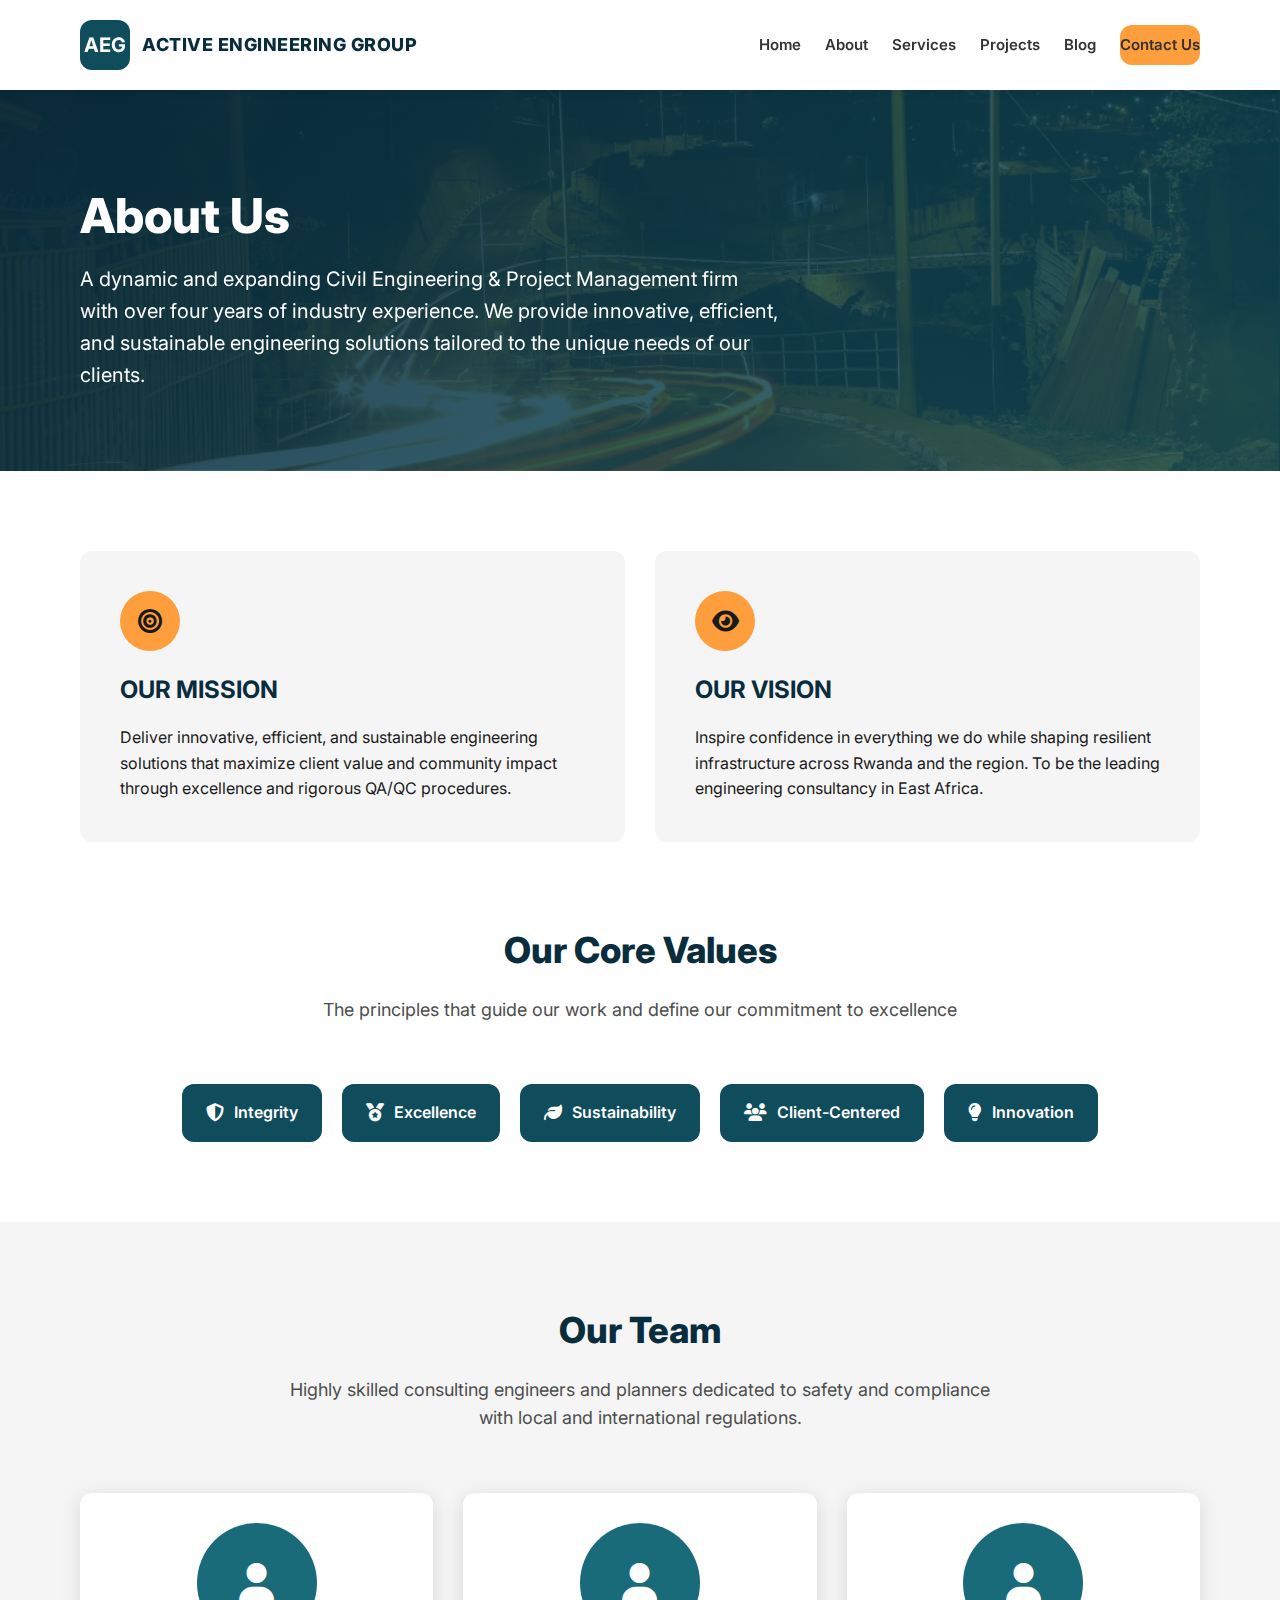
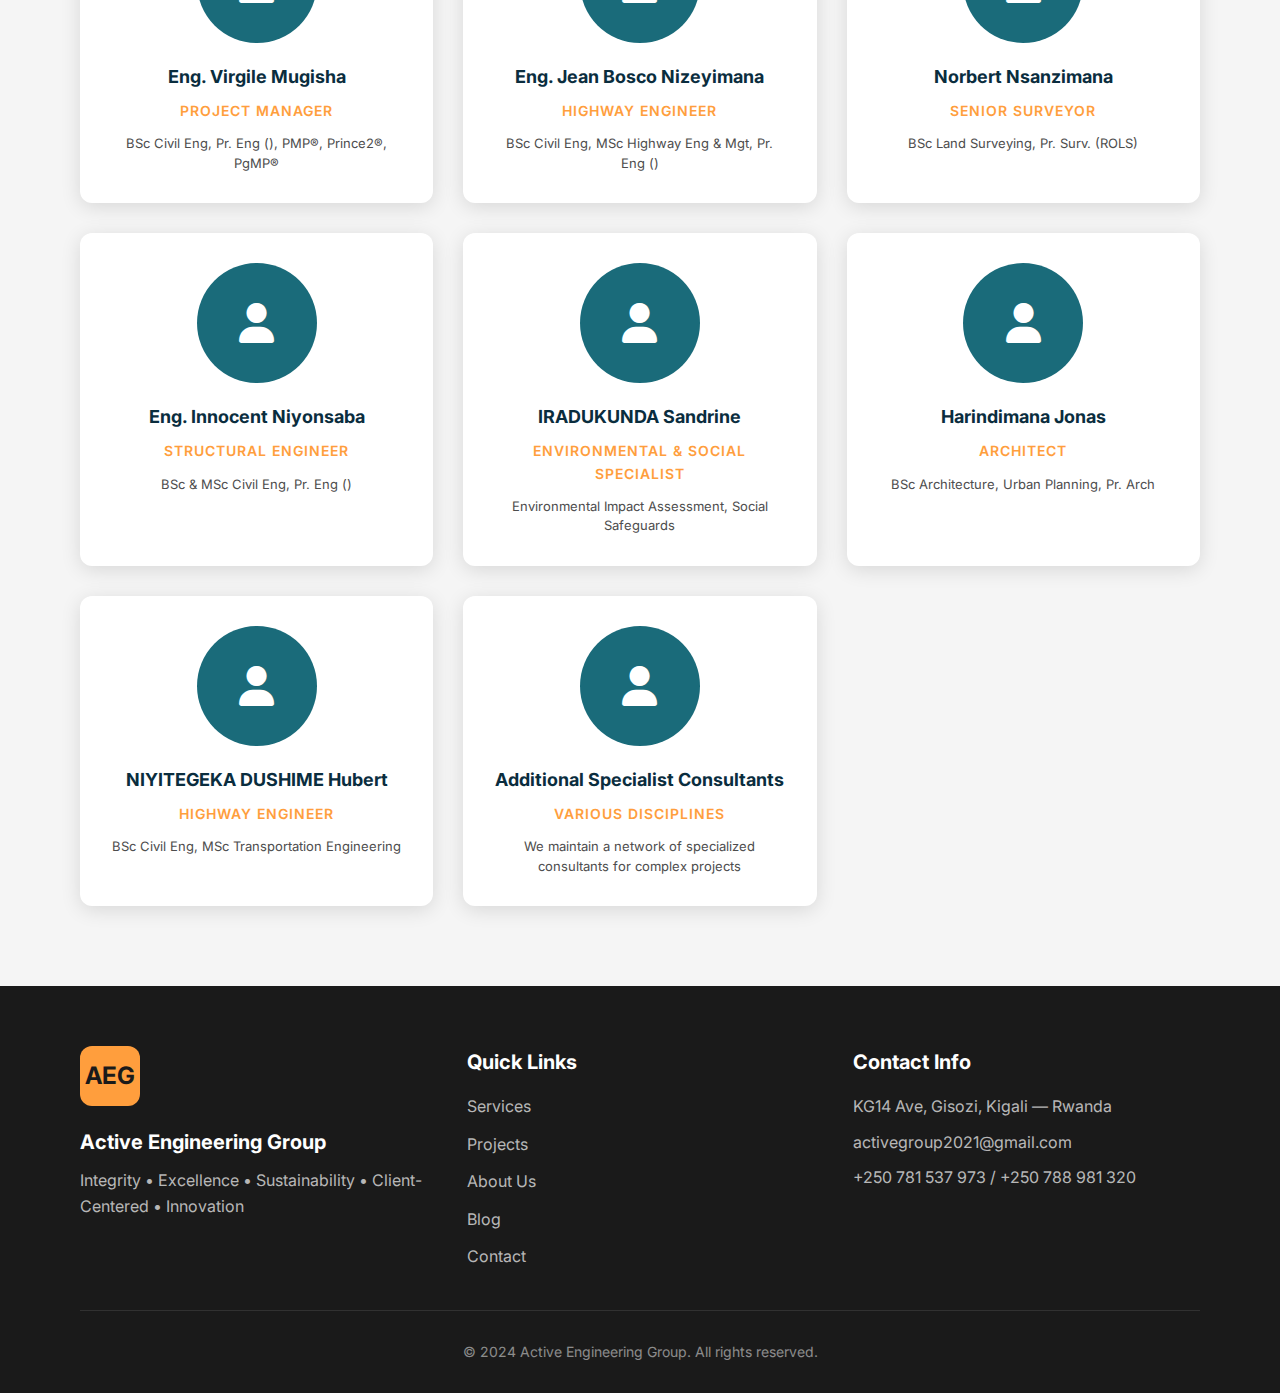
<file: active_engeenireeng/about.html>
<!DOCTYPE html>
<html lang="en">
<head>
    <meta charset="utf-8">
    <meta name="viewport" content="width=device-width, initial-scale=1">
    <title>About | Active Engineering Group</title>
    <link href="https://fonts.googleapis.com/css2?family=Inter:wght@300;400;500;600;700;800&display=swap" rel="stylesheet">
    <link rel="stylesheet" href="https://cdnjs.cloudflare.com/ajax/libs/font-awesome/6.4.0/css/all.min.css">
    <style>
        :root {
            --primary-dark: #0A2D3E;
            --primary: #0F4C5C;
            --primary-light: #1A6B7A;
            --accent: #FF9E3D;
            --accent-dark: #E67E22;
            --accent-light: #FFB366;
            --neutral-dark: #1A1A1A;
            --neutral: #333333;
            --neutral-light: #4D4D4D;
            --light-gray: #F5F5F5;
            --white: #FFFFFF;
            --radius: 12px;
            --shadow: 0 4px 20px rgba(0,0,0,0.12);
            --shadow-lg: 0 10px 30px rgba(0,0,0,0.15);
            --transition: all 0.3s ease;
            --sidebar-width: 80px;
        }
        
        * {
            margin: 0;
            padding: 0;
            box-sizing: border-box;
        }
        
        body {
            font-family: 'Inter', sans-serif;
            color: var(--neutral-dark);
            background-color: var(--white);
            line-height: 1.6;
        }
        
        /* Sidebar vertical text */
        .sidebar-text {
            position: fixed;
            top: 50%;
            transform: translateY(-50%) rotate(-90deg);
            transform-origin: left top;
            color: rgba(15, 76, 92, 0.1);
            font-size: 16px;
            font-weight: 800;
            letter-spacing: 3px;
            text-transform: uppercase;
            white-space: nowrap;
            z-index: 1;
            pointer-events: none;
            width: 100vh;
            height: var(--sidebar-width);
            display: flex;
            align-items: center;
            padding-left: 20px;
        }
        
        .sidebar-text.left {
            left: 0;
        }
        
        .sidebar-text.right {
            right: 0;
            left: auto;
            transform: translateY(-50%) rotate(90deg);
            transform-origin: right top;
            justify-content: flex-end;
            padding-right: 20px;
        }
        
        /* Container with side spacing */
        .container {
            width: 100%;
            max-width: 1200px;
            margin: 0 auto;
            padding: 0 40px;
        }
        
        @media (max-width: 768px) {
            .container {
                padding: 0 20px;
            }
            
            .sidebar-text {
                display: none;
            }
        }
        
        /* Header & Navigation */
        .header {
            position: sticky;
            top: 0;
            z-index: 1000;
            background-color: rgba(255, 255, 255, 0.95);
            backdrop-filter: blur(10px);
            box-shadow: 0 2px 8px rgba(0,0,0,0.08);
            transition: var(--transition);
        }
        
        .nav-container {
            display: flex;
            justify-content: space-between;
            align-items: center;
            padding: 20px 0;
        }
        
        .brand {
            display: flex;
            align-items: center;
            gap: 12px;
            text-decoration: none;
            color: var(--primary-dark);
        }
        
        .brand-logo {
            width: 50px;
            height: 50px;
            background-color: var(--primary);
            border-radius: var(--radius);
            display: flex;
            align-items: center;
            justify-content: center;
            color: var(--white);
            font-weight: 700;
            font-size: 20px;
        }
        
        .brand-text {
            font-weight: 800;
            font-size: 18px;
            letter-spacing: 0.5px;
        }
        
        .nav-links {
            display: flex;
            gap: 24px;
            align-items: center;
        }
        
        .nav-links a {
            text-decoration: none;
            color: var(--neutral);
            font-weight: 600;
            font-size: 15px;
            position: relative;
            padding: 8px 0;
            transition: var(--transition);
        }
        
        .nav-links a:not(.btn):after {
            content: '';
            position: absolute;
            bottom: 0;
            left: 0;
            width: 0;
            height: 2px;
            background-color: var(--accent);
            transition: var(--transition);
        }
        
        .nav-links a:not(.btn):hover {
            color: var(--primary);
        }
        
        .nav-links a:not(.btn):hover:after {
            width: 100%;
        }
        
        .nav-toggle {
            display: none;
            background: none;
            border: none;
            font-size: 24px;
            color: var(--primary);
            cursor: pointer;
        }
        
        /* Buttons */
        .btn {
            display: inline-flex;
            align-items: center;
            justify-content: center;
            padding: 12px 24px;
            border-radius: var(--radius);
            font-weight: 600;
            text-decoration: none;
            transition: var(--transition);
            border: none;
            cursor: pointer;
            font-size: 15px;
            gap: 8px;
        }
        
        .btn-primary {
            background-color: var(--primary);
            color: var(--white);
        }
        
        .btn-primary:hover {
            background-color: var(--primary-dark);
            transform: translateY(-2px);
            box-shadow: var(--shadow);
        }
        
        .btn-accent {
            background-color: var(--accent);
            color: var(--neutral-dark);
        }
        
        .btn-accent:hover {
            background-color: var(--accent-dark);
            transform: translateY(-2px);
            box-shadow: var(--shadow);
        }
        
        .btn-outline {
            background-color: transparent;
            color: var(--primary);
            border: 2px solid var(--primary);
        }
        
        .btn-outline:hover {
            background-color: var(--primary);
            color: var(--white);
            transform: translateY(-2px);
        }
        
        /* Hero Section */
        .page-hero {
            padding: 100px 0 80px;
            background: linear-gradient(135deg, rgba(10, 45, 62, 0.9) 0%, rgba(15, 76, 92, 0.8) 100%), url('asset/road.jpg');
            background-size: cover;
            background-position: center;
            color: var(--white);
            position: relative;
            overflow: hidden;
        }
        
        .page-hero .container {
            position: relative;
            z-index: 2;
        }
        
        .hero-title {
            font-size: 48px;
            font-weight: 800;
            line-height: 1.1;
            margin-bottom: 20px;
        }
        
        .hero-subtitle {
            font-size: 20px;
            font-weight: 400;
            opacity: 0.9;
            max-width: 700px;
        }
        
        @media (max-width: 768px) {
            .page-hero {
                padding: 80px 0 60px;
            }
            
            .hero-title {
                font-size: 36px;
            }
            
            .hero-subtitle {
                font-size: 18px;
            }
        }
        
        /* Section Styling */
        .section {
            padding: 80px 0;
        }
        
        .section-header {
            text-align: center;
            margin-bottom: 60px;
        }
        
        .section-title {
            font-size: 36px;
            font-weight: 800;
            color: var(--primary-dark);
            margin-bottom: 16px;
        }
        
        .section-subtitle {
            font-size: 18px;
            color: var(--neutral-light);
            max-width: 700px;
            margin: 0 auto;
        }
        
        /* Mission & Vision Cards */
        .mission-vision {
            display: grid;
            grid-template-columns: repeat(2, 1fr);
            gap: 30px;
            margin-bottom: 80px;
        }
        
        @media (max-width: 768px) {
            .mission-vision {
                grid-template-columns: 1fr;
            }
        }
        
        .mv-card {
            background-color: var(--light-gray);
            border-radius: var(--radius);
            padding: 40px;
            transition: var(--transition);
        }
        
        .mv-card:hover {
            transform: translateY(-5px);
            box-shadow: var(--shadow);
        }
        
        .mv-icon {
            width: 60px;
            height: 60px;
            background-color: var(--accent);
            border-radius: 50%;
            display: flex;
            align-items: center;
            justify-content: center;
            margin-bottom: 20px;
            color: var(--neutral-dark);
            font-size: 24px;
        }
        
        .mv-title {
            font-size: 24px;
            font-weight: 700;
            margin-bottom: 16px;
            color: var(--primary-dark);
        }
        
        /* Values Section */
        .values {
            display: flex;
            flex-wrap: wrap;
            justify-content: center;
            gap: 20px;
            margin-top: 40px;
        }
        
        .value {
            background-color: var(--primary);
            color: var(--white);
            padding: 16px 24px;
            border-radius: var(--radius);
            font-weight: 600;
            transition: var(--transition);
            display: flex;
            align-items: center;
            gap: 10px;
        }
        
        .value:hover {
            background-color: var(--accent);
            color: var(--neutral-dark);
            transform: translateY(-5px);
        }
        
        .value i {
            font-size: 18px;
        }
        
        /* Team Section */
        .team-grid {
            display: grid;
            grid-template-columns: repeat(3, 1fr);
            gap: 30px;
        }
        
        @media (max-width: 992px) {
            .team-grid {
                grid-template-columns: repeat(2, 1fr);
            }
        }
        
        @media (max-width: 768px) {
            .team-grid {
                grid-template-columns: 1fr;
            }
        }
        
        .team-card {
            text-align: center;
            background-color: var(--white);
            border-radius: var(--radius);
            padding: 30px;
            box-shadow: var(--shadow);
            transition: var(--transition);
        }
        
        .team-card:hover {
            transform: translateY(-10px);
            box-shadow: var(--shadow-lg);
        }
        
        .team-photo {
            width: 120px;
            height: 120px;
            border-radius: 50%;
            margin: 0 auto 20px;
            background-color: var(--primary-light);
            display: flex;
            align-items: center;
            justify-content: center;
            color: var(--white);
            font-size: 40px;
            font-weight: 700;
            overflow: hidden;
        }
        
        .team-photo img {
            width: 100%;
            height: 100%;
            object-fit: cover;
        }
        
        .team-name {
            font-size: 18px;
            font-weight: 700;
            margin-bottom: 8px;
            color: var(--primary-dark);
        }
        
        .team-title {
            font-size: 14px;
            color: var(--accent);
            font-weight: 600;
            margin-bottom: 12px;
            text-transform: uppercase;
            letter-spacing: 1px;
        }
        
        .team-qualifications {
            font-size: 13px;
            color: var(--neutral-light);
            line-height: 1.5;
        }
        
        /* Footer */
        .footer {
            background-color: var(--neutral-dark);
            color: var(--white);
            padding: 60px 0 30px;
        }
        
        .footer-grid {
            display: grid;
            grid-template-columns: repeat(3, 1fr);
            gap: 40px;
            margin-bottom: 40px;
        }
        
        .footer-brand {
            display: flex;
            flex-direction: column;
            gap: 20px;
        }
        
        .footer-logo {
            width: 60px;
            height: 60px;
            background-color: var(--accent);
            border-radius: var(--radius);
            display: flex;
            align-items: center;
            justify-content: center;
            color: var(--neutral-dark);
            font-weight: 700;
            font-size: 24px;
        }
        
        .footer-title {
            font-size: 20px;
            font-weight: 700;
            margin-bottom: 16px;
            color: var(--white);
        }
        
        .footer-links {
            display: flex;
            flex-direction: column;
            gap: 12px;
        }
        
        .footer-links a {
            color: rgba(255, 255, 255, 0.7);
            text-decoration: none;
            transition: var(--transition);
        }
        
        .footer-links a:hover {
            color: var(--accent);
        }
        
        .footer-bottom {
            padding-top: 30px;
            border-top: 1px solid rgba(255, 255, 255, 0.1);
            text-align: center;
            color: rgba(255, 255, 255, 0.5);
            font-size: 14px;
        }
        
        @media (max-width: 768px) {
            .footer-grid {
                grid-template-columns: 1fr;
                gap: 30px;
            }
            
            .nav-links {
                display: none;
            }
            
            .nav-toggle {
                display: block;
            }
        }
        
        /* Mobile Menu */
        .mobile-menu {
            position: fixed;
            top: 90px;
            left: 0;
            right: 0;
            background-color: var(--white);
            box-shadow: var(--shadow-lg);
            padding: 20px;
            z-index: 999;
            transform: translateY(-100%);
            opacity: 0;
            transition: var(--transition);
            display: flex;
            flex-direction: column;
            gap: 0;
            pointer-events: none;
        }
        
        .mobile-menu.active {
            transform: translateY(0);
            opacity: 1;
            pointer-events: auto;
        }
        
        .mobile-menu a {
            padding: 16px 0;
            border-bottom: 1px solid rgba(0,0,0,0.1);
            text-decoration: none;
            color: var(--neutral);
            font-weight: 600;
        }
        
        .mobile-menu a:last-child {
            border-bottom: none;
        }
        
        /* Animations */
        @keyframes fadeInUp {
            from {
                opacity: 0;
                transform: translateY(30px);
            }
            to {
                opacity: 1;
                transform: translateY(0);
            }
        }
        
        .fade-in {
            animation: fadeInUp 0.8s ease forwards;
        }
        
        .delay-1 {
            animation-delay: 0.2s;
        }
        
        .delay-2 {
            animation-delay: 0.4s;
        }
        
        .delay-3 {
            animation-delay: 0.6s;
        }
        
        /* Utility Classes */
        .text-center {
            text-align: center;
        }
        
        .mt-40 {
            margin-top: 40px;
        }
        
        .mb-40 {
            margin-bottom: 40px;
        }
    </style>
</head>
<body>
    <!-- Sidebar Vertical Text -->
    <div class="sidebar-text left">ABOUT US</div>
    <div class="sidebar-text right">OUR TEAM</div>
    
    <!-- Header -->
    <header class="header">
        <div class="container">
            <div class="nav-container">
                <a href="index.html" class="brand">
                    <div class="brand-logo">AEG</div>
                    <div class="brand-text">ACTIVE ENGINEERING GROUP</div>
                </a>
                
                <nav class="nav-links">
                    <a href="index.html">Home</a>
                    <a href="about.html">About</a>
                    <a href="services.html">Services</a>
                    <a href="projects.html">Projects</a>
                    <a href="blog.html">Blog</a>
                    <a href="contact.html" class="btn btn-accent">Contact Us</a>
                </nav>
                
                <button class="nav-toggle" id="mobileMenuToggle">
                    <i class="fas fa-bars"></i>
                </button>
            </div>
        </div>
        
        <!-- Mobile Menu -->
        <div class="mobile-menu" id="mobileMenu">
            <a href="index.html">Home</a>
            <a href="about.html">About</a>
            <a href="services.html">Services</a>
            <a href="projects.html">Projects</a>
            <a href="blog.html">Blog</a>
            <a href="contact.html">Contact Us</a>
        </div>
    </header>
    
    <!-- Hero Section -->
    <section class="page-hero">
        <div class="container">
            <h1 class="hero-title fade-in">About Us</h1>
            <p class="hero-subtitle fade-in delay-1">A dynamic and expanding Civil Engineering & Project Management firm with over four years of industry experience. We provide innovative, efficient, and sustainable engineering solutions tailored to the unique needs of our clients.</p>
        </div>
    </section>
    
    <!-- Mission & Vision -->
    <section class="section">
        <div class="container">
            <div class="mission-vision">
                <div class="mv-card fade-in">
                    <div class="mv-icon">
                        <i class="fas fa-bullseye"></i>
                    </div>
                    <h3 class="mv-title">OUR MISSION</h3>
                    <p>Deliver innovative, efficient, and sustainable engineering solutions that maximize client value and community impact through excellence and rigorous QA/QC procedures.</p>
                </div>
                
                <div class="mv-card fade-in delay-1">
                    <div class="mv-icon">
                        <i class="fas fa-eye"></i>
                    </div>
                    <h3 class="mv-title">OUR VISION</h3>
                    <p>Inspire confidence in everything we do while shaping resilient infrastructure across Rwanda and the region. To be the leading engineering consultancy in East Africa.</p>
                </div>
            </div>
            
            <!-- Core Values -->
            <div class="section-header fade-in delay-2">
                <h2 class="section-title">Our Core Values</h2>
                <p class="section-subtitle">The principles that guide our work and define our commitment to excellence</p>
            </div>
            
            <div class="values">
                <div class="value fade-in">
                    <i class="fas fa-shield-alt"></i>
                    <span>Integrity</span>
                </div>
                <div class="value fade-in delay-1">
                    <i class="fas fa-medal"></i>
                    <span>Excellence</span>
                </div>
                <div class="value fade-in delay-2">
                    <i class="fas fa-leaf"></i>
                    <span>Sustainability</span>
                </div>
                <div class="value fade-in delay-3">
                    <i class="fas fa-users"></i>
                    <span>Client-Centered</span>
                </div>
                <div class="value fade-in">
                    <i class="fas fa-lightbulb"></i>
                    <span>Innovation</span>
                </div>
            </div>
        </div>
    </section>
    
    <!-- Team Section -->
    <section class="section" style="background-color: var(--light-gray);">
        <div class="container">
            <div class="section-header">
                <h2 class="section-title fade-in">Our Team</h2>
                <p class="section-subtitle fade-in delay-1">Highly skilled consulting engineers and planners dedicated to safety and compliance with local and international regulations.</p>
            </div>
            
            <div class="team-grid">
                <!-- Team Member 1 -->
                <div class="team-card fade-in">
                    <div class="team-photo">
                        <i class="fas fa-user"></i>
                    </div>
                    <div class="team-name">Eng. Virgile Mugisha</div>
                    <div class="team-title">Project Manager</div>
                    <div class="team-qualifications">BSc Civil Eng, Pr. Eng (), PMP®, Prince2®, PgMP®</div>
                </div>
                
                <!-- Team Member 2 -->
                <div class="team-card fade-in delay-1">
                    <div class="team-photo">
                        <i class="fas fa-user"></i>
                    </div>
                    <div class="team-name">Eng. Jean Bosco Nizeyimana</div>
                    <div class="team-title">Highway Engineer</div>
                    <div class="team-qualifications">BSc Civil Eng, MSc Highway Eng & Mgt, Pr. Eng ()</div>
                </div>
                
                <!-- Team Member 3 -->
                <div class="team-card fade-in delay-2">
                    <div class="team-photo">
                        <i class="fas fa-user"></i>
                    </div>
                    <div class="team-name">Norbert Nsanzimana</div>
                    <div class="team-title">Senior Surveyor</div>
                    <div class="team-qualifications">BSc Land Surveying, Pr. Surv. (ROLS)</div>
                </div>
                
                <!-- Team Member 4 -->
                <div class="team-card fade-in">
                    <div class="team-photo">
                        <i class="fas fa-user"></i>
                    </div>
                    <div class="team-name">Eng. Innocent Niyonsaba</div>
                    <div class="team-title">Structural Engineer</div>
                    <div class="team-qualifications">BSc & MSc Civil Eng, Pr. Eng ()</div>
                </div>
                
                <!-- Team Member 5 - NEW -->
                <div class="team-card fade-in delay-1">
                    <div class="team-photo">
                        <i class="fas fa-user"></i>
                    </div>
                    <div class="team-name">IRADUKUNDA Sandrine</div>
                    <div class="team-title">Environmental & Social Specialist</div>
                    <div class="team-qualifications">Environmental Impact Assessment, Social Safeguards</div>
                </div>
                
                <!-- Team Member 6 - NEW -->
                <div class="team-card fade-in delay-2">
                    <div class="team-photo">
                        <i class="fas fa-user"></i>
                    </div>
                    <div class="team-name">Harindimana Jonas</div>
                    <div class="team-title">Architect</div>
                    <div class="team-qualifications">BSc Architecture, Urban Planning, Pr. Arch</div>
                </div>
                
                <!-- Team Member 7 - NEW -->
                <div class="team-card fade-in">
                    <div class="team-photo">
                        <i class="fas fa-user"></i>
                    </div>
                    <div class="team-name">NIYITEGEKA DUSHIME Hubert</div>
                    <div class="team-title">Highway Engineer</div>
                    <div class="team-qualifications">BSc Civil Eng, MSc Transportation Engineering</div>
                </div>
                
                <!-- Team Member 8 -->
                
                
                <!-- Team Member 9 - KEPT -->
                <div class="team-card fade-in delay-2">
                    <div class="team-photo">
                        <i class="fas fa-user"></i>
                    </div>
                    <div class="team-name">Additional Specialist Consultants</div>
                    <div class="team-title">Various Disciplines</div>
                    <div class="team-qualifications">We maintain a network of specialized consultants for complex projects</div>
                </div>
            </div>
        </div>
    </section>
    
    <!-- Footer -->
    <footer class="footer">
        <div class="container">
            <div class="footer-grid">
                <div class="footer-brand">
                    <div class="footer-logo">AEG</div>
                    <div>
                        <div style="font-size: 20px; font-weight: 700; margin-bottom: 10px;">Active Engineering Group</div>
                        <p style="color: rgba(255, 255, 255, 0.7);">Integrity • Excellence • Sustainability • Client-Centered • Innovation</p>
                    </div>
                </div>
                
                <div>
                    <div class="footer-title">Quick Links</div>
                    <div class="footer-links">
                        <a href="services.html">Services</a>
                        <a href="projects.html">Projects</a>
                        <a href="about.html">About Us</a>
                        <a href="blog.html">Blog</a>
                        <a href="contact.html">Contact</a>
                    </div>
                </div>
                
                <div>
                    <div class="footer-title">Contact Info</div>
                    <div style="color: rgba(255, 255, 255, 0.7);">
                        <p style="margin-bottom: 10px;">KG14 Ave, Gisozi, Kigali — Rwanda</p>
                        <p style="margin-bottom: 10px;">activegroup2021@gmail.com</p>
                        <p>+250 781 537 973 / +250 788 981 320</p>
                    </div>
                </div>
            </div>
            
            <div class="footer-bottom">
                <p>&copy; 2024 Active Engineering Group. All rights reserved.</p>
            </div>
        </div>
    </footer>
    
    <script>
        // Mobile Menu Toggle
        const mobileMenuToggle = document.getElementById('mobileMenuToggle');
        const mobileMenu = document.getElementById('mobileMenu');
        
        if (mobileMenuToggle && mobileMenu) {
            mobileMenuToggle.addEventListener('click', () => {
                mobileMenu.classList.toggle('active');
            });
            
            // Close menu when clicking a link
            mobileMenu.querySelectorAll('a').forEach(link => {
                link.addEventListener('click', () => {
                    mobileMenu.classList.remove('active');
                });
            });
        }
        
        // Fade-in animation on scroll
        const fadeElements = document.querySelectorAll('.fade-in');
        
        function checkFade() {
            fadeElements.forEach(element => {
                const elementTop = element.getBoundingClientRect().top;
                const windowHeight = window.innerHeight;
                
                if (elementTop < windowHeight - 100) {
                    element.style.opacity = '1';
                    element.style.transform = 'translateY(0)';
                }
            });
        }
        
        // Initial check
        checkFade();
        
        // Check on scroll
        window.addEventListener('scroll', checkFade);
    </script>
</body>
</html>
</file>
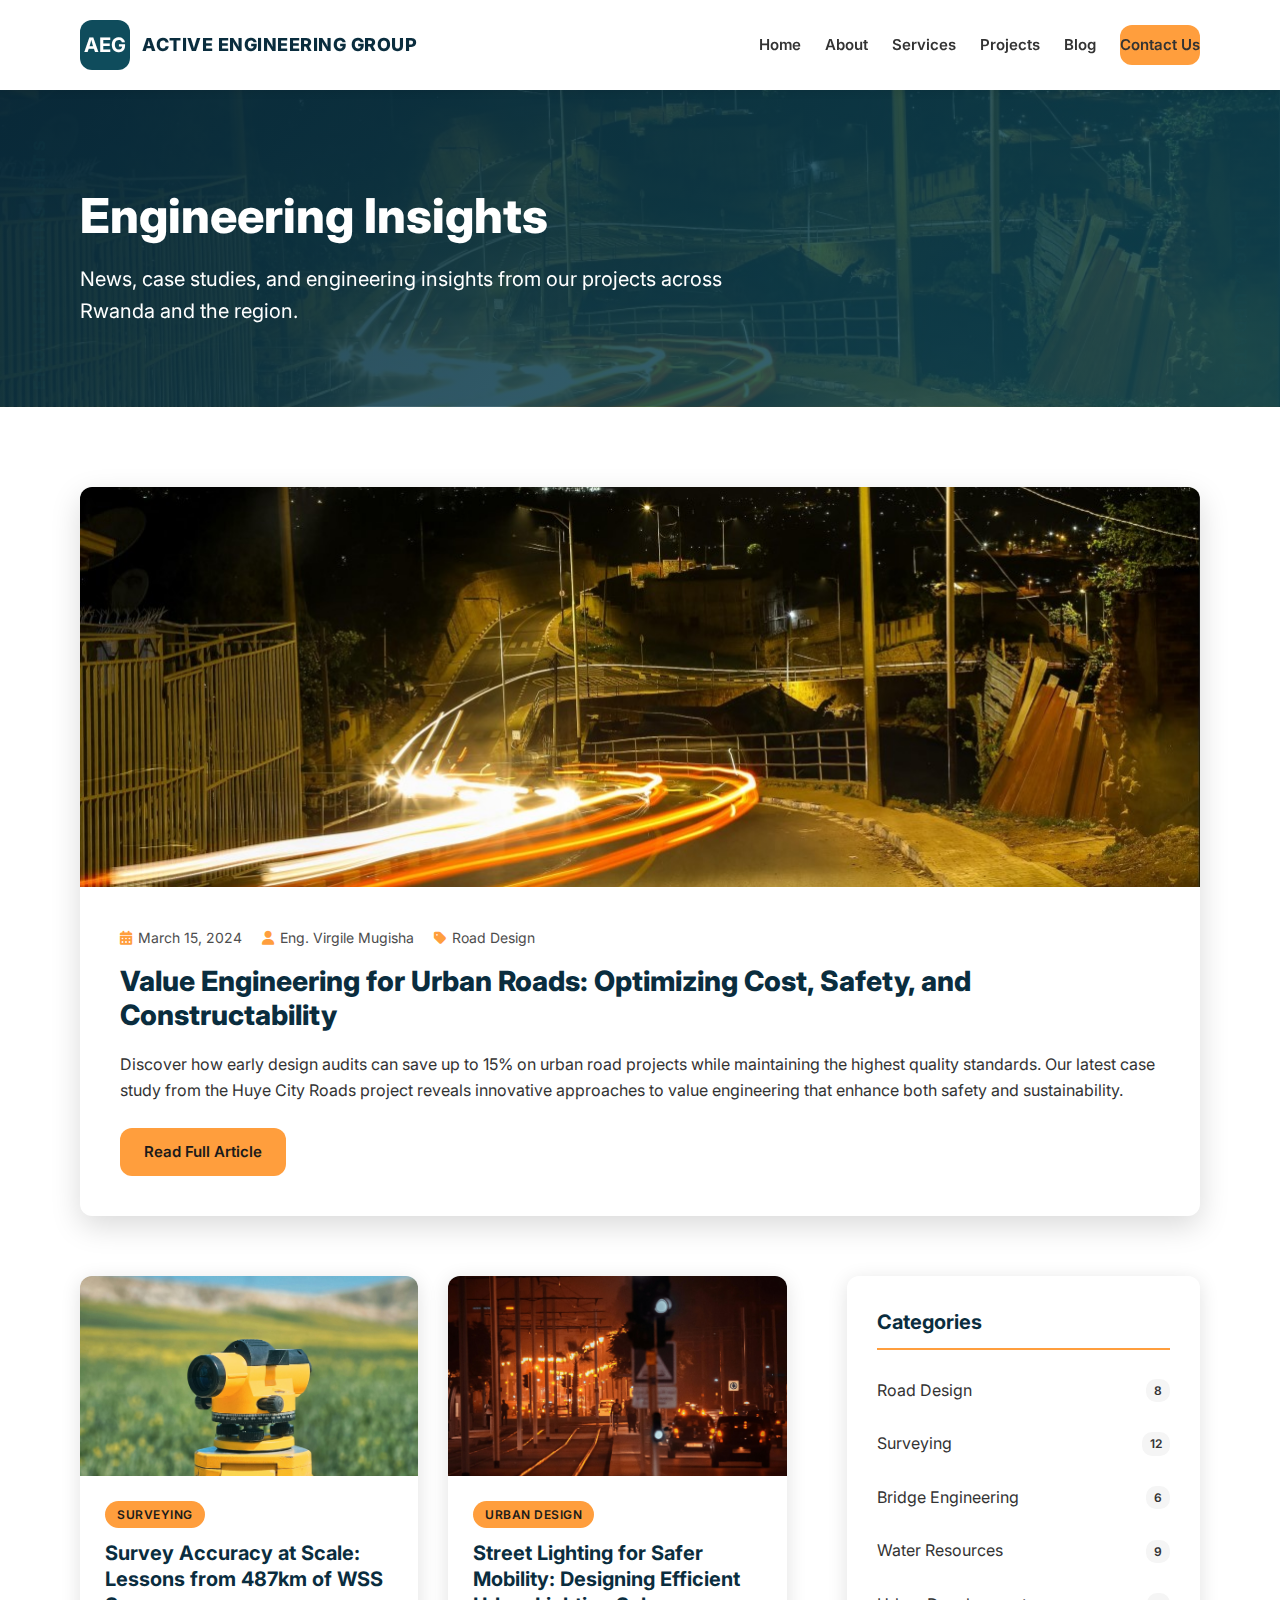
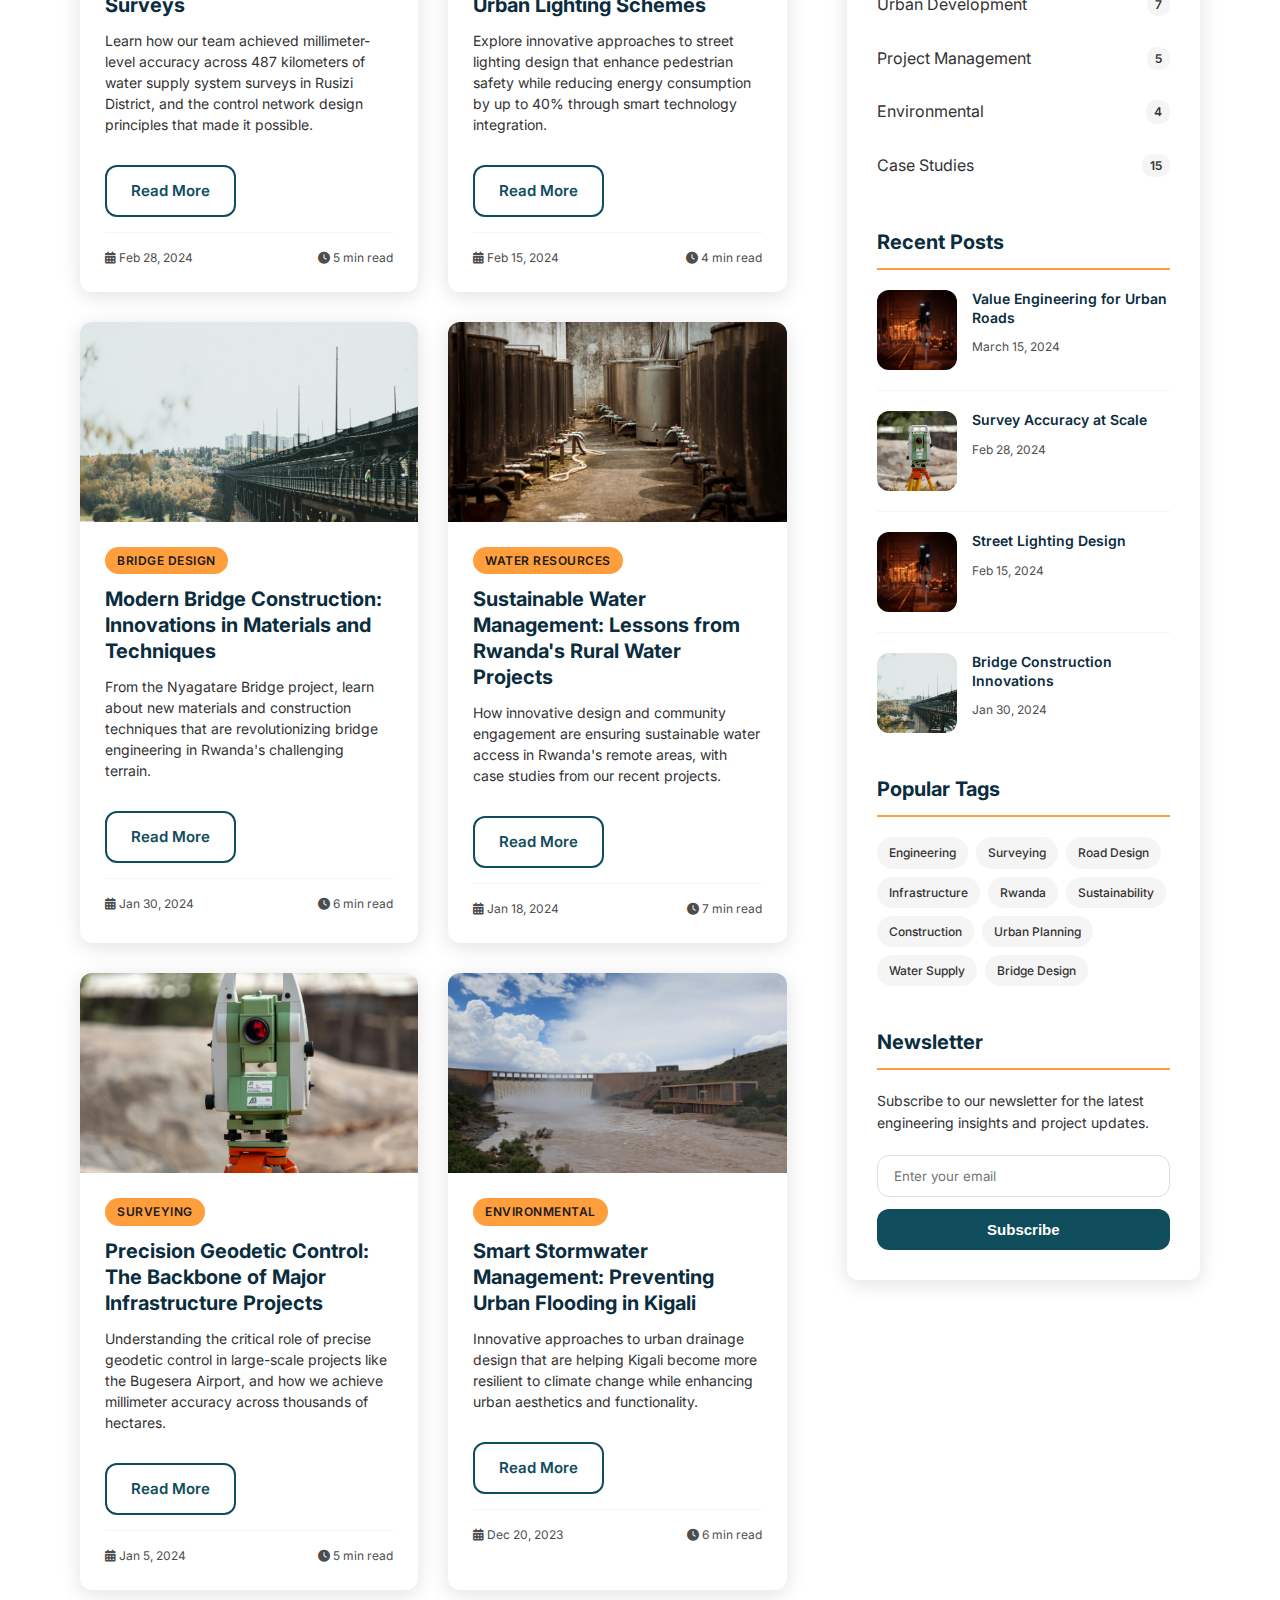
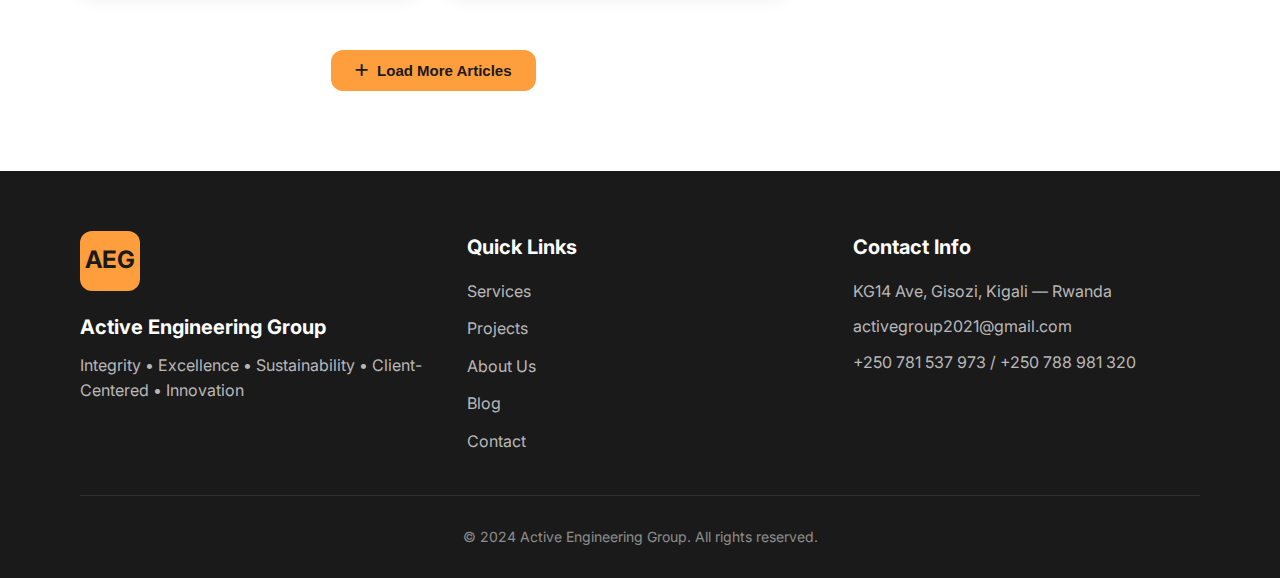
<file: active_engeenireeng/blog.html>
<!DOCTYPE html>
<html lang="en">
<head>
    <meta charset="utf-8">
    <meta name="viewport" content="width=device-width, initial-scale=1">
    <title>Blog | Active Engineering Group</title>
    <link href="https://fonts.googleapis.com/css2?family=Inter:wght@300;400;500;600;700;800&display=swap" rel="stylesheet">
    <link rel="stylesheet" href="https://cdnjs.cloudflare.com/ajax/libs/font-awesome/6.4.0/css/all.min.css">
    <style>
        :root {
            --primary-dark: #0A2D3E;
            --primary: #0F4C5C;
            --primary-light: #1A6B7A;
            --accent: #FF9E3D;
            --accent-dark: #E67E22;
            --accent-light: #FFB366;
            --neutral-dark: #1A1A1A;
            --neutral: #333333;
            --neutral-light: #4D4D4D;
            --light-gray: #F5F5F5;
            --white: #FFFFFF;
            --radius: 12px;
            --shadow: 0 4px 20px rgba(0,0,0,0.12);
            --shadow-lg: 0 10px 30px rgba(0,0,0,0.15);
            --transition: all 0.3s ease;
            --sidebar-width: 80px;
        }
        
        * {
            margin: 0;
            padding: 0;
            box-sizing: border-box;
        }
        
        body {
            font-family: 'Inter', sans-serif;
            color: var(--neutral-dark);
            background-color: var(--white);
            line-height: 1.6;
        }
        
        /* Sidebar vertical text */
        .sidebar-text {
            position: fixed;
            top: 50%;
            transform: translateY(-50%) rotate(-90deg);
            transform-origin: left top;
            color: rgba(15, 76, 92, 0.1);
            font-size: 16px;
            font-weight: 800;
            letter-spacing: 3px;
            text-transform: uppercase;
            white-space: nowrap;
            z-index: 1;
            pointer-events: none;
            width: 100vh;
            height: var(--sidebar-width);
            display: flex;
            align-items: center;
            padding-left: 20px;
        }
        
        .sidebar-text.left {
            left: 0;
        }
        
        .sidebar-text.right {
            right: 0;
            left: auto;
            transform: translateY(-50%) rotate(90deg);
            transform-origin: right top;
            justify-content: flex-end;
            padding-right: 20px;
        }
        
        /* Container with side spacing */
        .container {
            width: 100%;
            max-width: 1200px;
            margin: 0 auto;
            padding: 0 40px;
        }
        
        @media (max-width: 768px) {
            .container {
                padding: 0 20px;
            }
            
            .sidebar-text {
                display: none;
            }
        }
        
        /* Header & Navigation */
        .header {
            position: sticky;
            top: 0;
            z-index: 1000;
            background-color: rgba(255, 255, 255, 0.95);
            backdrop-filter: blur(10px);
            box-shadow: 0 2px 8px rgba(0,0,0,0.08);
            transition: var(--transition);
        }
        
        .nav-container {
            display: flex;
            justify-content: space-between;
            align-items: center;
            padding: 20px 0;
        }
        
        .brand {
            display: flex;
            align-items: center;
            gap: 12px;
            text-decoration: none;
            color: var(--primary-dark);
        }
        
        .brand-logo {
            width: 50px;
            height: 50px;
            background-color: var(--primary);
            border-radius: var(--radius);
            display: flex;
            align-items: center;
            justify-content: center;
            color: var(--white);
            font-weight: 700;
            font-size: 20px;
        }
        
        .brand-text {
            font-weight: 800;
            font-size: 18px;
            letter-spacing: 0.5px;
        }
        
        .nav-links {
            display: flex;
            gap: 24px;
            align-items: center;
        }
        
        .nav-links a {
            text-decoration: none;
            color: var(--neutral);
            font-weight: 600;
            font-size: 15px;
            position: relative;
            padding: 8px 0;
            transition: var(--transition);
        }
        
        .nav-links a:not(.btn):after {
            content: '';
            position: absolute;
            bottom: 0;
            left: 0;
            width: 0;
            height: 2px;
            background-color: var(--accent);
            transition: var(--transition);
        }
        
        .nav-links a:not(.btn):hover {
            color: var(--primary);
        }
        
        .nav-links a:not(.btn):hover:after {
            width: 100%;
        }
        
        .nav-toggle {
            display: none;
            background: none;
            border: none;
            font-size: 24px;
            color: var(--primary);
            cursor: pointer;
        }
        
        /* Buttons */
        .btn {
            display: inline-flex;
            align-items: center;
            justify-content: center;
            padding: 12px 24px;
            border-radius: var(--radius);
            font-weight: 600;
            text-decoration: none;
            transition: var(--transition);
            border: none;
            cursor: pointer;
            font-size: 15px;
            gap: 8px;
        }
        
        .btn-primary {
            background-color: var(--primary);
            color: var(--white);
        }
        
        .btn-primary:hover {
            background-color: var(--primary-dark);
            transform: translateY(-2px);
            box-shadow: var(--shadow);
        }
        
        .btn-accent {
            background-color: var(--accent);
            color: var(--neutral-dark);
        }
        
        .btn-accent:hover {
            background-color: var(--accent-dark);
            transform: translateY(-2px);
            box-shadow: var(--shadow);
        }
        
        .btn-outline {
            background-color: transparent;
            color: var(--primary);
            border: 2px solid var(--primary);
        }
        
        .btn-outline:hover {
            background-color: var(--primary);
            color: var(--white);
            transform: translateY(-2px);
        }
        
        /* Hero Section */
        .page-hero {
            padding: 100px 0 80px;
            background: linear-gradient(135deg, rgba(10, 45, 62, 0.9) 0%, rgba(15, 76, 92, 0.8) 100%), url('asset/road.jpg');
            background-size: cover;
            background-position: center;
            color: var(--white);
            position: relative;
            overflow: hidden;
        }
        
        .page-hero .container {
            position: relative;
            z-index: 2;
        }
        
        .hero-title {
            font-size: 48px;
            font-weight: 800;
            line-height: 1.1;
            margin-bottom: 20px;
        }
        
        .hero-subtitle {
            font-size: 20px;
            font-weight: 400;
            opacity: 0.9;
            max-width: 700px;
        }
        
        @media (max-width: 768px) {
            .page-hero {
                padding: 80px 0 60px;
            }
            
            .hero-title {
                font-size: 36px;
            }
            
            .hero-subtitle {
                font-size: 18px;
            }
        }
        
        /* Section Styling */
        .section {
            padding: 80px 0;
        }
        
        .section-header {
            text-align: center;
            margin-bottom: 60px;
        }
        
        .section-title {
            font-size: 36px;
            font-weight: 800;
            color: var(--primary-dark);
            margin-bottom: 16px;
        }
        
        .section-subtitle {
            font-size: 18px;
            color: var(--neutral-light);
            max-width: 700px;
            margin: 0 auto;
        }
        
        /* Blog Layout */
        .blog-layout {
            display: grid;
            grid-template-columns: 2fr 1fr;
            gap: 60px;
        }
        
        @media (max-width: 992px) {
            .blog-layout {
                grid-template-columns: 1fr;
            }
        }
        
        /* Featured Article */
        .featured-article {
            margin-bottom: 60px;
        }
        
        .featured-card {
            background-color: var(--white);
            border-radius: var(--radius);
            overflow: hidden;
            box-shadow: var(--shadow-lg);
            transition: var(--transition);
        }
        
        .featured-card:hover {
            transform: translateY(-5px);
        }
        
        .featured-img {
            width: 100%;
            height: 400px;
            overflow: hidden;
        }
        
        .featured-img img {
            width: 100%;
            height: 100%;
            object-fit: cover;
            transition: var(--transition);
        }
        
        .featured-card:hover .featured-img img {
            transform: scale(1.05);
        }
        
        .featured-content {
            padding: 40px;
        }
        
        .article-meta {
            display: flex;
            gap: 20px;
            margin-bottom: 16px;
            color: var(--neutral-light);
            font-size: 14px;
        }
        
        .article-meta span {
            display: flex;
            align-items: center;
            gap: 6px;
        }
        
        .article-meta i {
            color: var(--accent);
        }
        
        .featured-content h2 {
            font-size: 28px;
            font-weight: 800;
            margin-bottom: 20px;
            color: var(--primary-dark);
            line-height: 1.2;
        }
        
        .featured-content p {
            color: var(--neutral);
            margin-bottom: 24px;
            font-size: 16px;
            line-height: 1.6;
        }
        
        /* Blog Grid */
        .blog-grid {
            display: grid;
            grid-template-columns: repeat(2, 1fr);
            gap: 30px;
            margin-bottom: 60px;
        }
        
        @media (max-width: 768px) {
            .blog-grid {
                grid-template-columns: 1fr;
            }
        }
        
        .blog-card {
            background-color: var(--white);
            border-radius: var(--radius);
            overflow: hidden;
            box-shadow: var(--shadow);
            transition: var(--transition);
            height: 100%;
        }
        
        .blog-card:hover {
            transform: translateY(-8px);
            box-shadow: var(--shadow-lg);
        }
        
        .blog-img {
            width: 100%;
            height: 200px;
            overflow: hidden;
        }
        
        .blog-img img {
            width: 100%;
            height: 100%;
            object-fit: cover;
            transition: var(--transition);
        }
        
        .blog-card:hover .blog-img img {
            transform: scale(1.05);
        }
        
        .blog-content {
            padding: 25px;
        }
        
        .blog-category {
            display: inline-block;
            background-color: var(--accent);
            color: var(--neutral-dark);
            padding: 4px 12px;
            border-radius: 20px;
            font-size: 12px;
            font-weight: 600;
            margin-bottom: 12px;
            text-transform: uppercase;
            letter-spacing: 0.5px;
        }
        
        .blog-content h3 {
            font-size: 20px;
            font-weight: 700;
            margin-bottom: 12px;
            color: var(--primary-dark);
            line-height: 1.3;
        }
        
        .blog-content p {
            color: var(--neutral);
            margin-bottom: 20px;
            font-size: 14px;
            line-height: 1.5;
        }
        
        .blog-meta {
            display: flex;
            justify-content: space-between;
            align-items: center;
            margin-top: 15px;
            padding-top: 15px;
            border-top: 1px solid var(--light-gray);
            font-size: 12px;
            color: var(--neutral-light);
        }
        
        /* Sidebar */
        .sidebar {
            background-color: var(--white);
            border-radius: var(--radius);
            padding: 30px;
            box-shadow: var(--shadow);
            height: fit-content;
        }
        
        .sidebar-section {
            margin-bottom: 40px;
        }
        
        .sidebar-section:last-child {
            margin-bottom: 0;
        }
        
        .sidebar-title {
            font-size: 20px;
            font-weight: 700;
            margin-bottom: 20px;
            color: var(--primary-dark);
            padding-bottom: 10px;
            border-bottom: 2px solid var(--accent);
        }
        
        /* Categories */
        .category-list {
            list-style: none;
        }
        
        .category-list li {
            margin-bottom: 12px;
        }
        
        .category-list a {
            display: flex;
            justify-content: space-between;
            align-items: center;
            text-decoration: none;
            color: var(--neutral);
            padding: 8px 0;
            transition: var(--transition);
        }
        
        .category-list a:hover {
            color: var(--primary);
        }
        
        .category-list span {
            background-color: var(--light-gray);
            padding: 2px 8px;
            border-radius: 10px;
            font-size: 12px;
            font-weight: 600;
        }
        
        /* Recent Posts */
        .recent-post {
            display: flex;
            gap: 15px;
            margin-bottom: 20px;
            padding-bottom: 20px;
            border-bottom: 1px solid var(--light-gray);
        }
        
        .recent-post:last-child {
            margin-bottom: 0;
            padding-bottom: 0;
            border-bottom: none;
        }
        
        .recent-post-img {
            width: 80px;
            height: 80px;
            border-radius: var(--radius);
            overflow: hidden;
            flex-shrink: 0;
        }
        
        .recent-post-img img {
            width: 100%;
            height: 100%;
            object-fit: cover;
        }
        
        .recent-post-content h4 {
            font-size: 14px;
            font-weight: 600;
            margin-bottom: 6px;
            color: var(--primary-dark);
            line-height: 1.3;
        }
        
        .recent-post-content span {
            font-size: 12px;
            color: var(--neutral-light);
        }
        
        /* Tags */
        .tags {
            display: flex;
            flex-wrap: wrap;
            gap: 8px;
        }
        
        .tag {
            background-color: var(--light-gray);
            color: var(--neutral);
            padding: 6px 12px;
            border-radius: 20px;
            font-size: 12px;
            font-weight: 500;
            text-decoration: none;
            transition: var(--transition);
        }
        
        .tag:hover {
            background-color: var(--primary);
            color: var(--white);
        }
        
        /* Newsletter */
        .newsletter-form {
            margin-top: 20px;
        }
        
        .newsletter-input {
            width: 100%;
            padding: 12px 16px;
            border-radius: var(--radius);
            border: 1px solid #ddd;
            margin-bottom: 12px;
            font-family: 'Inter', sans-serif;
        }
        
        /* Load More */
        .load-more {
            text-align: center;
            margin-top: 60px;
        }
        
        /* Footer */
        .footer {
            background-color: var(--neutral-dark);
            color: var(--white);
            padding: 60px 0 30px;
        }
        
        .footer-grid {
            display: grid;
            grid-template-columns: repeat(3, 1fr);
            gap: 40px;
            margin-bottom: 40px;
        }
        
        .footer-brand {
            display: flex;
            flex-direction: column;
            gap: 20px;
        }
        
        .footer-logo {
            width: 60px;
            height: 60px;
            background-color: var(--accent);
            border-radius: var(--radius);
            display: flex;
            align-items: center;
            justify-content: center;
            color: var(--neutral-dark);
            font-weight: 700;
            font-size: 24px;
        }
        
        .footer-title {
            font-size: 20px;
            font-weight: 700;
            margin-bottom: 16px;
            color: var(--white);
        }
        
        .footer-links {
            display: flex;
            flex-direction: column;
            gap: 12px;
        }
        
        .footer-links a {
            color: rgba(255, 255, 255, 0.7);
            text-decoration: none;
            transition: var(--transition);
        }
        
        .footer-links a:hover {
            color: var(--accent);
        }
        
        .footer-bottom {
            padding-top: 30px;
            border-top: 1px solid rgba(255, 255, 255, 0.1);
            text-align: center;
            color: rgba(255, 255, 255, 0.5);
            font-size: 14px;
        }
        
        @media (max-width: 768px) {
            .footer-grid {
                grid-template-columns: 1fr;
                gap: 30px;
            }
            
            .nav-links {
                display: none;
            }
            
            .nav-toggle {
                display: block;
            }
        }
        
        /* Mobile Menu */
        .mobile-menu {
            position: fixed;
            top: 90px;
            left: 0;
            right: 0;
            background-color: var(--white);
            box-shadow: var(--shadow-lg);
            padding: 20px;
            z-index: 999;
            transform: translateY(-100%);
            opacity: 0;
            transition: var(--transition);
            display: flex;
            flex-direction: column;
            gap: 0;
            pointer-events: none;
        }
        
        .mobile-menu.active {
            transform: translateY(0);
            opacity: 1;
            pointer-events: auto;
        }
        
        .mobile-menu a {
            padding: 16px 0;
            border-bottom: 1px solid rgba(0,0,0,0.1);
            text-decoration: none;
            color: var(--neutral);
            font-weight: 600;
        }
        
        .mobile-menu a:last-child {
            border-bottom: none;
        }
        
        /* Animations */
        @keyframes fadeInUp {
            from {
                opacity: 0;
                transform: translateY(30px);
            }
            to {
                opacity: 1;
                transform: translateY(0);
            }
        }
        
        .fade-in {
            animation: fadeInUp 0.8s ease forwards;
        }
        
        .delay-1 {
            animation-delay: 0.2s;
        }
        
        .delay-2 {
            animation-delay: 0.4s;
        }
        
        .delay-3 {
            animation-delay: 0.6s;
        }
        
        /* Utility Classes */
        .text-center {
            text-align: center;
        }
        
        .mt-40 {
            margin-top: 40px;
        }
        
        .mb-40 {
            margin-bottom: 40px;
        }
    </style>
</head>
<body>
    <!-- Sidebar Vertical Text -->
    <div class="sidebar-text left">ENGINEERING INSIGHTS</div>
    <div class="sidebar-text right">BLOG & UPDATES</div>
    
    <!-- Header -->
    <header class="header">
        <div class="container">
            <div class="nav-container">
                <a href="index.html" class="brand">
                    <div class="brand-logo">AEG</div>
                    <div class="brand-text">ACTIVE ENGINEERING GROUP</div>
                </a>
                
                <nav class="nav-links">
    <a href="index.html">Home</a>
    <a href="about.html">About</a>
    <a href="services.html">Services</a>
    <a href="projects.html">Projects</a>
    <a href="blog.html">Blog</a>
    <a href="contact.html" class="btn btn-accent">Contact Us</a>
</nav>
                
                <button class="nav-toggle" id="mobileMenuToggle">
                    <i class="fas fa-bars"></i>
                </button>
            </div>
        </div>
        
        <!-- Mobile Menu -->
        <div class="mobile-menu" id="mobileMenu">
    <a href="index.html">Home</a>
    <a href="about.html">About</a>
    <a href="services.html">Services</a>
    <a href="projects.html">Projects</a>
    <a href="blog.html">Blog</a>
    <a href="contact.html">Contact Us</a>
</div>
    </header>
    
    <!-- Hero Section -->
    <section class="page-hero">
        <div class="container">
            <h1 class="hero-title fade-in">Engineering Insights</h1>
            <p class="hero-subtitle fade-in delay-1">News, case studies, and engineering insights from our projects across Rwanda and the region.</p>
        </div>
    </section>
    
    <!-- Blog Section -->
    <section class="section">
        <div class="container">
            <!-- Featured Article -->
            <div class="featured-article fade-in">
                <div class="featured-card">
                    <div class="featured-img">
                        <img src="asset/road.jpg" alt="Value Engineering for Urban Roads">
                    </div>
                    <div class="featured-content">
                        <div class="article-meta">
                            <span><i class="fas fa-calendar-alt"></i> March 15, 2024</span>
                            <span><i class="fas fa-user"></i> Eng. Virgile Mugisha</span>
                            <span><i class="fas fa-tag"></i> Road Design</span>
                        </div>
                        <h2>Value Engineering for Urban Roads: Optimizing Cost, Safety, and Constructability</h2>
                        <p>Discover how early design audits can save up to 15% on urban road projects while maintaining the highest quality standards. Our latest case study from the Huye City Roads project reveals innovative approaches to value engineering that enhance both safety and sustainability.</p>
                        <a href="#" class="btn btn-accent">Read Full Article</a>
                    </div>
                </div>
            </div>
            
            <!-- Blog Layout -->
            <div class="blog-layout">
                <!-- Main Content -->
                <div class="blog-main">
                    <div class="blog-grid">
                        <!-- Article 1 -->
                        <article class="blog-card fade-in delay-1">
                            <div class="blog-img">
                                <img src="asset/theodorite (2).jpg" alt="Survey Accuracy at Scale">
                            </div>
                            <div class="blog-content">
                                <div class="blog-category">Surveying</div>
                                <h3>Survey Accuracy at Scale: Lessons from 487km of WSS Surveys</h3>
                                <p>Learn how our team achieved millimeter-level accuracy across 487 kilometers of water supply system surveys in Rusizi District, and the control network design principles that made it possible.</p>
                                <a href="#" class="btn btn-outline" style="margin-top: 10px;">Read More</a>
                                <div class="blog-meta">
                                    <span><i class="fas fa-calendar-alt"></i> Feb 28, 2024</span>
                                    <span><i class="fas fa-clock"></i> 5 min read</span>
                                </div>
                            </div>
                        </article>
                        
                        <!-- Article 2 -->
                        <article class="blog-card fade-in delay-2">
                            <div class="blog-img">
                                <img src="asset/light.jpg" alt="Street Lighting for Safer Mobility">
                            </div>
                            <div class="blog-content">
                                <div class="blog-category">Urban Design</div>
                                <h3>Street Lighting for Safer Mobility: Designing Efficient Urban Lighting Schemes</h3>
                                <p>Explore innovative approaches to street lighting design that enhance pedestrian safety while reducing energy consumption by up to 40% through smart technology integration.</p>
                                <a href="#" class="btn btn-outline" style="margin-top: 10px;">Read More</a>
                                <div class="blog-meta">
                                    <span><i class="fas fa-calendar-alt"></i> Feb 15, 2024</span>
                                    <span><i class="fas fa-clock"></i> 4 min read</span>
                                </div>
                            </div>
                        </article>
                        
                        <!-- Article 3 -->
                        <article class="blog-card fade-in delay-1">
                            <div class="blog-img">
                                <img src="asset/bridge2.jpg" alt="Bridge Construction Innovations">
                            </div>
                            <div class="blog-content">
                                <div class="blog-category">Bridge Design</div>
                                <h3>Modern Bridge Construction: Innovations in Materials and Techniques</h3>
                                <p>From the Nyagatare Bridge project, learn about new materials and construction techniques that are revolutionizing bridge engineering in Rwanda's challenging terrain.</p>
                                <a href="#" class="btn btn-outline" style="margin-top: 10px;">Read More</a>
                                <div class="blog-meta">
                                    <span><i class="fas fa-calendar-alt"></i> Jan 30, 2024</span>
                                    <span><i class="fas fa-clock"></i> 6 min read</span>
                                </div>
                            </div>
                        </article>
                        
                        <!-- Article 4 -->
                        <article class="blog-card fade-in delay-2">
                            <div class="blog-img">
                                <img src="asset/water.jpg" alt="Sustainable Water Management">
                            </div>
                            <div class="blog-content">
                                <div class="blog-category">Water Resources</div>
                                <h3>Sustainable Water Management: Lessons from Rwanda's Rural Water Projects</h3>
                                <p>How innovative design and community engagement are ensuring sustainable water access in Rwanda's remote areas, with case studies from our recent projects.</p>
                                <a href="#" class="btn btn-outline" style="margin-top: 10px;">Read More</a>
                                <div class="blog-meta">
                                    <span><i class="fas fa-calendar-alt"></i> Jan 18, 2024</span>
                                    <span><i class="fas fa-clock"></i> 7 min read</span>
                                </div>
                            </div>
                        </article>
                        
                        <!-- Article 5 -->
                        <article class="blog-card fade-in delay-1">
                            <div class="blog-img">
                                <img src="asset/theo.jpg" alt="Geodetic Surveying">
                            </div>
                            <div class="blog-content">
                                <div class="blog-category">Surveying</div>
                                <h3>Precision Geodetic Control: The Backbone of Major Infrastructure Projects</h3>
                                <p>Understanding the critical role of precise geodetic control in large-scale projects like the Bugesera Airport, and how we achieve millimeter accuracy across thousands of hectares.</p>
                                <a href="#" class="btn btn-outline" style="margin-top: 10px;">Read More</a>
                                <div class="blog-meta">
                                    <span><i class="fas fa-calendar-alt"></i> Jan 5, 2024</span>
                                    <span><i class="fas fa-clock"></i> 5 min read</span>
                                </div>
                            </div>
                        </article>
                        
                        <!-- Article 6 -->
                        <article class="blog-card fade-in delay-2">
                            <div class="blog-img">
                                <img src="asset/waterstorm.jpg" alt="Stormwater Management">
                            </div>
                            <div class="blog-content">
                                <div class="blog-category">Environmental</div>
                                <h3>Smart Stormwater Management: Preventing Urban Flooding in Kigali</h3>
                                <p>Innovative approaches to urban drainage design that are helping Kigali become more resilient to climate change while enhancing urban aesthetics and functionality.</p>
                                <a href="#" class="btn btn-outline" style="margin-top: 10px;">Read More</a>
                                <div class="blog-meta">
                                    <span><i class="fas fa-calendar-alt"></i> Dec 20, 2023</span>
                                    <span><i class="fas fa-clock"></i> 6 min read</span>
                                </div>
                            </div>
                        </article>
                    </div>
                    
                    <!-- Load More Button -->
                    <div class="load-more">
                        <button class="btn btn-accent" id="loadMoreBtn">
                            <i class="fas fa-plus"></i> Load More Articles
                        </button>
                    </div>
                </div>
                
                <!-- Sidebar -->
                <aside class="sidebar fade-in delay-3">
                    <!-- Categories -->
                    <div class="sidebar-section">
                        <h3 class="sidebar-title">Categories</h3>
                        <ul class="category-list">
                            <li><a href="#">Road Design <span>8</span></a></li>
                            <li><a href="#">Surveying <span>12</span></a></li>
                            <li><a href="#">Bridge Engineering <span>6</span></a></li>
                            <li><a href="#">Water Resources <span>9</span></a></li>
                            <li><a href="#">Urban Development <span>7</span></a></li>
                            <li><a href="#">Project Management <span>5</span></a></li>
                            <li><a href="#">Environmental <span>4</span></a></li>
                            <li><a href="#">Case Studies <span>15</span></a></li>
                        </ul>
                    </div>
                    
                    <!-- Recent Posts -->
                    <div class="sidebar-section">
                        <h3 class="sidebar-title">Recent Posts</h3>
                        <div class="recent-post">
                            <div class="recent-post-img">
                                <img src="asset/light.jpg" alt="Recent Post">
                            </div>
                            <div class="recent-post-content">
                                <h4>Value Engineering for Urban Roads</h4>
                                <span>March 15, 2024</span>
                            </div>
                        </div>
                        <div class="recent-post">
                            <div class="recent-post-img">
                                <img src="asset/theo.jpg" alt="Recent Post">
                            </div>
                            <div class="recent-post-content">
                                <h4>Survey Accuracy at Scale</h4>
                                <span>Feb 28, 2024</span>
                            </div>
                        </div>
                        <div class="recent-post">
                            <div class="recent-post-img">
                                <img src="asset/light.jpg" alt="Recent Post">
                            </div>
                            <div class="recent-post-content">
                                <h4>Street Lighting Design</h4>
                                <span>Feb 15, 2024</span>
                            </div>
                        </div>
                        <div class="recent-post">
                            <div class="recent-post-img">
                                <img src="asset/bridge2.jpg" alt="Recent Post">
                            </div>
                            <div class="recent-post-content">
                                <h4>Bridge Construction Innovations</h4>
                                <span>Jan 30, 2024</span>
                            </div>
                        </div>
                    </div>
                    
                    <!-- Tags -->
                    <div class="sidebar-section">
                        <h3 class="sidebar-title">Popular Tags</h3>
                        <div class="tags">
                            <a href="#" class="tag">Engineering</a>
                            <a href="#" class="tag">Surveying</a>
                            <a href="#" class="tag">Road Design</a>
                            <a href="#" class="tag">Infrastructure</a>
                            <a href="#" class="tag">Rwanda</a>
                            <a href="#" class="tag">Sustainability</a>
                            <a href="#" class="tag">Construction</a>
                            <a href="#" class="tag">Urban Planning</a>
                            <a href="#" class="tag">Water Supply</a>
                            <a href="#" class="tag">Bridge Design</a>
                        </div>
                    </div>
                    
                    <!-- Newsletter -->
                    <div class="sidebar-section">
                        <h3 class="sidebar-title">Newsletter</h3>
                        <p style="color: var(--neutral); font-size: 14px; margin-bottom: 15px;">Subscribe to our newsletter for the latest engineering insights and project updates.</p>
                        <form class="newsletter-form">
                            <input type="email" class="newsletter-input" placeholder="Enter your email">
                            <button type="submit" class="btn btn-primary" style="width: 100%;">Subscribe</button>
                        </form>
                    </div>
                </aside>
            </div>
        </div>
    </section>
    
    <!-- Footer -->
    <footer class="footer">
        <div class="container">
            <div class="footer-grid">
                <div class="footer-brand">
                    <div class="footer-logo">AEG</div>
                    <div>
                        <div style="font-size: 20px; font-weight: 700; margin-bottom: 10px;">Active Engineering Group</div>
                        <p style="color: rgba(255, 255, 255, 0.7);">Integrity • Excellence • Sustainability • Client-Centered • Innovation</p>
                    </div>
                </div>
                
                <div>
                    <div class="footer-title">Quick Links</div>
                    <div class="footer-links">
                        <a href="services.html">Services</a>
                        <a href="projects.html">Projects</a>
                        <a href="about.html">About Us</a>
                        <a href="blog.html">Blog</a>
                        <a href="contact.html">Contact</a>
                    </div>
                </div>
                
                <div>
                    <div class="footer-title">Contact Info</div>
                    <div style="color: rgba(255, 255, 255, 0.7);">
                        <p style="margin-bottom: 10px;">KG14 Ave, Gisozi, Kigali — Rwanda</p>
                        <p style="margin-bottom: 10px;">activegroup2021@gmail.com</p>
                        <p>+250 781 537 973 / +250 788 981 320</p>
                    </div>
                </div>
            </div>
            
            <div class="footer-bottom">
                <p>&copy; 2024 Active Engineering Group. All rights reserved.</p>
            </div>
        </div>
    </footer>
    
    <script>
        // Mobile Menu Toggle
        const mobileMenuToggle = document.getElementById('mobileMenuToggle');
        const mobileMenu = document.getElementById('mobileMenu');
        
        if (mobileMenuToggle && mobileMenu) {
            mobileMenuToggle.addEventListener('click', () => {
                mobileMenu.classList.toggle('active');
            });
            
            // Close menu when clicking a link
            mobileMenu.querySelectorAll('a').forEach(link => {
                link.addEventListener('click', () => {
                    mobileMenu.classList.remove('active');
                });
            });
        }
        
        // Load More Articles
        const loadMoreBtn = document.getElementById('loadMoreBtn');
        
        if (loadMoreBtn) {
            loadMoreBtn.addEventListener('click', function() {
                // In a real application, this would load more articles from a server
                // For demo purposes, we'll just show an alert
                alert('Loading more articles... In a real application, this would fetch additional blog posts from a server.');
                
                // Disable button after click (for demo)
                this.disabled = true;
                this.innerHTML = '<i class="fas fa-check"></i> All Articles Loaded';
            });
        }
        
        // Newsletter Form
        const newsletterForm = document.querySelector('.newsletter-form');
        
        if (newsletterForm) {
            newsletterForm.addEventListener('submit', function(e) {
                e.preventDefault();
                const emailInput = this.querySelector('input[type="email"]');
                
                if (emailInput.value) {
                    alert('Thank you for subscribing to our newsletter!');
                    emailInput.value = '';
                }
            });
        }
        
        // Fade-in animation on scroll
        const fadeElements = document.querySelectorAll('.fade-in');
        
        function checkFade() {
            fadeElements.forEach(element => {
                const elementTop = element.getBoundingClientRect().top;
                const windowHeight = window.innerHeight;
                
                if (elementTop < windowHeight - 100) {
                    element.style.opacity = '1';
                    element.style.transform = 'translateY(0)';
                }
            });
        }
        
        // Initial check
        checkFade();
        
        // Check on scroll
        window.addEventListener('scroll', checkFade);
    </script>
</body>
</html>
</file>
